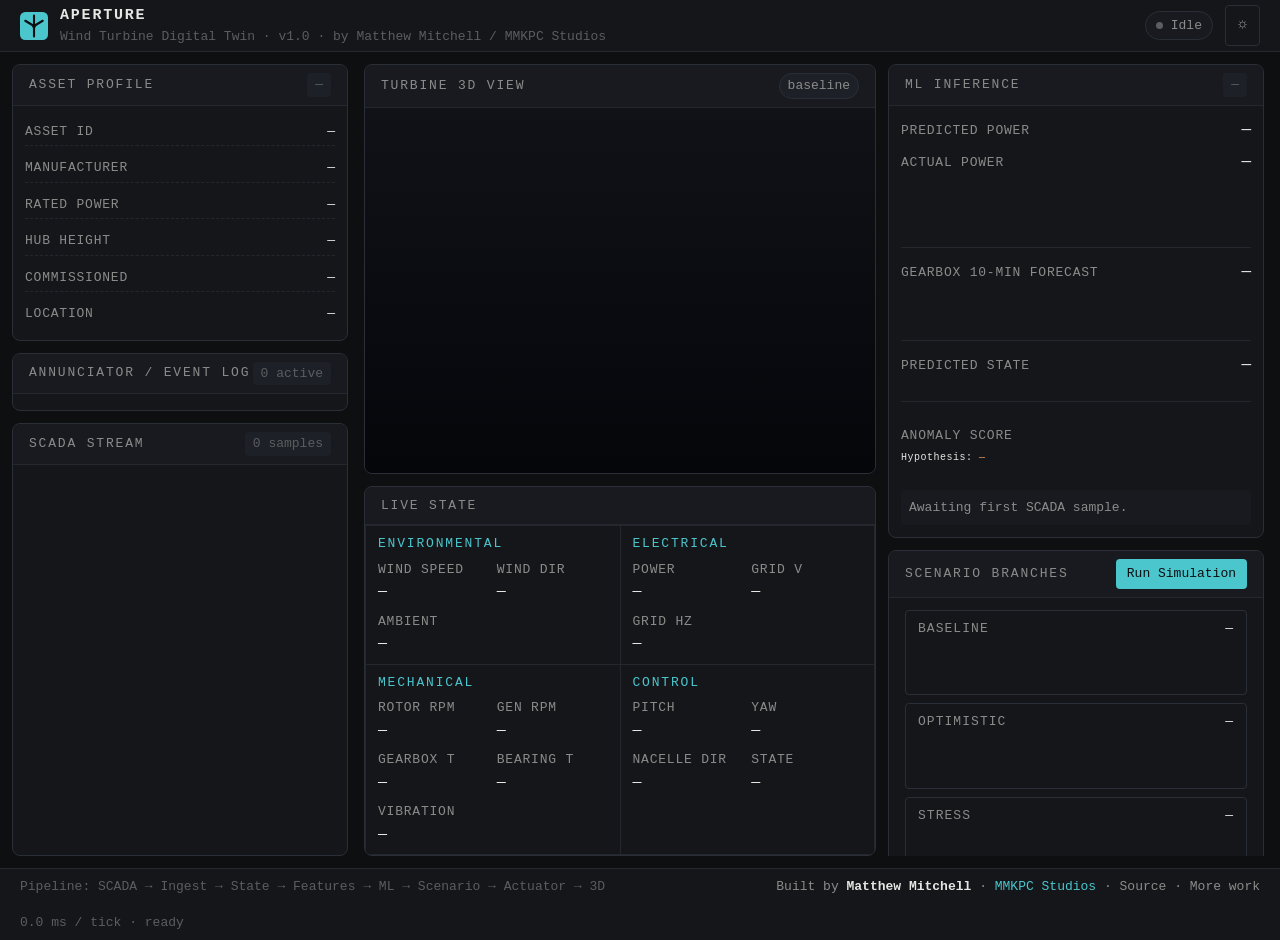
<file: index.html>
<!DOCTYPE html>
<!--
  Aperture — Hybrid Digital Twin for Utility-Scale Wind Turbines
  Copyright © 2026 Matthew Mitchell · MMKPC Studios
  Source-available under PolyForm Noncommercial License 1.0.0
  https://github.com/MMKPC/aperture-twin-showcase
  Commercial licensing: memitchell@mmkpcstudios.com
-->
<html lang="en" data-theme="dark">
<head>
  <meta charset="UTF-8" />
  <meta name="viewport" content="width=device-width, initial-scale=1.0" />
  <title>Aperture — Wind Turbine Digital Twin · Matthew Mitchell / MMKPC Studios</title>
  <meta name="description" content="Real-time wind turbine digital twin: SCADA ingest, physics-based state, ML inference, scenario branching, and a procedural 3D view of the asset." />
  <meta name="author" content="Matthew Mitchell — MMKPC Studios" />

  <!-- Open Graph / Twitter -->
  <meta property="og:type" content="website" />
  <meta property="og:title" content="Aperture — Wind Turbine Digital Twin" />
  <meta property="og:description" content="Real-time hybrid digital twin for utility-scale wind turbines. SCADA → physics → ML → 3D." />
  <meta property="og:url" content="https://mmkpc.github.io/aperture-twin-showcase/" />
  <meta property="og:site_name" content="MMKPC Studios" />
  <meta name="twitter:card" content="summary_large_image" />
  <meta name="twitter:title" content="Aperture — Wind Turbine Digital Twin" />
  <meta name="twitter:description" content="Real-time hybrid digital twin for utility-scale wind turbines. By Matthew Mitchell / MMKPC Studios." />

  <link rel="preconnect" href="https://api.fontshare.com" crossorigin />
  <link href="https://api.fontshare.com/v2/css?f[]=satoshi@400,500,700&f[]=jetbrains-mono@400,500&display=swap" rel="stylesheet" />

  <link rel="stylesheet" href="css/tokens.css" />
  <link rel="stylesheet" href="css/base.css" />
  <link rel="stylesheet" href="css/app.css" />

  <link rel="icon" type="image/svg+xml" href="data:image/svg+xml,%3Csvg xmlns='http://www.w3.org/2000/svg' viewBox='0 0 32 32'%3E%3Crect width='32' height='32' rx='6' fill='%2301696F'/%3E%3Cpath d='M16 4 V28 M16 16 L26 10 M16 16 L6 10' stroke='%23F7F6F2' stroke-width='2.4' stroke-linecap='round' fill='none'/%3E%3Ccircle cx='16' cy='16' r='2.2' fill='%23F7F6F2'/%3E%3C/svg%3E" />
</head>
<body>

<header class="app-header">
  <div class="brand">
    <svg class="logo" width="28" height="28" viewBox="0 0 32 32" aria-label="Aperture Wind Turbine Digital Twin">
      <rect width="32" height="32" rx="6" fill="var(--color-primary)"/>
      <path d="M16 4 V28 M16 16 L26 10 M16 16 L6 10" stroke="var(--color-bg)" stroke-width="2.4" stroke-linecap="round" fill="none"/>
      <circle cx="16" cy="16" r="2.2" fill="var(--color-bg)"/>
    </svg>
    <div class="brand-text">
      <div class="brand-name">APERTURE</div>
      <div class="brand-sub">Wind Turbine Digital Twin · v1.0 · by Matthew Mitchell / MMKPC Studios</div>
    </div>
  </div>
  <nav class="header-actions">
    <div class="status-pill" id="sys-status">
      <span class="status-dot"></span>
      <span id="sys-status-text">Idle</span>
    </div>
    <button class="btn btn-ghost" id="btn-toggle-theme" aria-label="Toggle theme">☼</button>
  </nav>
</header>

<main class="app-grid">

  <!-- LEFT COLUMN: asset profile + annunciator -->
  <aside class="col-left">
    <section class="panel" id="panel-asset">
      <header class="panel-head">
        <h2>Asset Profile</h2>
        <span class="tag" id="twin-id-tag">—</span>
      </header>
      <div class="asset-grid">
        <div class="field-static"><label>Asset ID</label><span id="m-asset-id">—</span></div>
        <div class="field-static"><label>Manufacturer</label><span id="m-asset-mfr">—</span></div>
        <div class="field-static"><label>Rated Power</label><span id="m-asset-rated">—</span></div>
        <div class="field-static"><label>Hub Height</label><span id="m-asset-hub">—</span></div>
        <div class="field-static"><label>Commissioned</label><span id="m-asset-commissioned">—</span></div>
        <div class="field-static"><label>Location</label><span id="m-asset-location">—</span></div>
      </div>
    </section>

    <section class="panel" id="panel-annunciator">
      <header class="panel-head">
        <h2>Annunciator / Event Log</h2>
        <span class="tag" id="ann-count">0 active</span>
      </header>
      <div class="annunciator" id="annunciator" role="log" aria-live="polite"></div>
    </section>

    <section class="panel" id="panel-events">
      <header class="panel-head">
        <h2>SCADA Stream</h2>
        <span class="tag" id="event-count">0 samples</span>
      </header>
      <div class="event-stream" id="event-stream"></div>
    </section>
  </aside>

  <!-- CENTER COLUMN: 3D scene + state grid -->
  <section class="col-center">
    <section class="panel panel-scene">
      <header class="panel-head">
        <h2>Turbine 3D View</h2>
        <div class="scene-chips">
          <span class="chip" id="chip-branch">baseline</span>
        </div>
      </header>
      <div class="scene-container">
        <canvas id="scene-canvas"></canvas>
      </div>
    </section>

    <section class="panel panel-state">
      <header class="panel-head"><h2>Live State</h2></header>
      <div class="state-sections">

        <div class="state-section">
          <div class="sec-title">Environmental</div>
          <div class="sm-grid">
            <div class="sm"><div class="sm-lbl">Wind Speed</div><div class="sm-val" id="m-wind-speed">—</div></div>
            <div class="sm"><div class="sm-lbl">Wind Dir</div><div class="sm-val" id="m-wind-dir">—</div></div>
            <div class="sm"><div class="sm-lbl">Ambient</div><div class="sm-val" id="m-ambient">—</div></div>
          </div>
        </div>

        <div class="state-section">
          <div class="sec-title">Electrical</div>
          <div class="sm-grid">
            <div class="sm"><div class="sm-lbl">Power</div><div class="sm-val" id="m-power">—</div></div>
            <div class="sm"><div class="sm-lbl">Grid V</div><div class="sm-val" id="m-grid-v">—</div></div>
            <div class="sm"><div class="sm-lbl">Grid Hz</div><div class="sm-val" id="m-grid-f">—</div></div>
          </div>
        </div>

        <div class="state-section">
          <div class="sec-title">Mechanical</div>
          <div class="sm-grid">
            <div class="sm"><div class="sm-lbl">Rotor RPM</div><div class="sm-val" id="m-rotor-rpm">—</div></div>
            <div class="sm"><div class="sm-lbl">Gen RPM</div><div class="sm-val" id="m-gen-rpm">—</div></div>
            <div class="sm"><div class="sm-lbl">Gearbox T</div><div class="sm-val" id="m-gearbox-t">—</div></div>
            <div class="sm"><div class="sm-lbl">Bearing T</div><div class="sm-val" id="m-bearing-t">—</div></div>
            <div class="sm"><div class="sm-lbl">Vibration</div><div class="sm-val" id="m-vib">—</div></div>
          </div>
        </div>

        <div class="state-section">
          <div class="sec-title">Control</div>
          <div class="sm-grid">
            <div class="sm"><div class="sm-lbl">Pitch</div><div class="sm-val" id="m-pitch">—</div></div>
            <div class="sm"><div class="sm-lbl">Yaw</div><div class="sm-val" id="m-yaw">—</div></div>
            <div class="sm"><div class="sm-lbl">Nacelle Dir</div><div class="sm-val" id="m-nacelle-d">—</div></div>
            <div class="sm"><div class="sm-lbl">State</div><div class="sm-val" id="m-op-state">—</div></div>
          </div>
        </div>

      </div>
    </section>
  </section>

  <!-- RIGHT COLUMN: predictions + scenarios + actuator + controls -->
  <aside class="col-right">
    <section class="panel" id="panel-predictions">
      <header class="panel-head">
        <h2>ML Inference</h2>
        <span class="tag" id="p-routing">—</span>
      </header>
      <div class="pred-block">
        <div class="pred-row">
          <div class="pred-k">Predicted Power</div>
          <div class="pred-v" id="p-power">—</div>
        </div>
        <div class="pred-row">
          <div class="pred-k">Actual Power</div>
          <div class="pred-v" id="p-power-actual">—</div>
        </div>
        <canvas id="spark-power" class="spark" width="320" height="56"></canvas>

        <div class="pred-row">
          <div class="pred-k">Gearbox 10-min Forecast</div>
          <div class="pred-v" id="p-gearbox">—</div>
        </div>
        <canvas id="spark-gearbox" class="spark" width="320" height="40"></canvas>

        <div class="pred-row">
          <div class="pred-k">Predicted State</div>
          <div class="pred-v" id="p-state">—</div>
        </div>
        <div class="prob-block" id="p-state-probs"></div>

        <div class="pred-row anomaly-row">
          <div class="pred-k">
            Anomaly Score
            <div class="fault-line">Hypothesis: <span id="p-fault">—</span></div>
          </div>
          <canvas id="gauge-anomaly" class="gauge" width="120" height="72"></canvas>
        </div>

        <div class="pred-explain" id="p-explain">Awaiting first SCADA sample.</div>
      </div>
    </section>

    <section class="panel" id="panel-scenarios">
      <header class="panel-head">
        <h2>Scenario Branches</h2>
        <button class="btn btn-sm" id="btn-simulate">Run Simulation</button>
      </header>
      <div class="branches">
        <div class="branch" data-branch="baseline">
          <div class="branch-head">
            <span class="branch-name">Baseline</span>
            <span class="branch-score" id="s-baseline">—</span>
          </div>
          <canvas class="branch-spark" id="spark-baseline" width="260" height="44"></canvas>
        </div>
        <div class="branch" data-branch="optimistic">
          <div class="branch-head">
            <span class="branch-name">Optimistic</span>
            <span class="branch-score" id="s-optimistic">—</span>
          </div>
          <canvas class="branch-spark" id="spark-optimistic" width="260" height="44"></canvas>
        </div>
        <div class="branch" data-branch="stress">
          <div class="branch-head">
            <span class="branch-name">Stress</span>
            <span class="branch-score" id="s-stress">—</span>
          </div>
          <canvas class="branch-spark" id="spark-stress" width="260" height="44"></canvas>
        </div>
      </div>
      <div class="branch-selected" id="branch-selected">Active branch: <strong>baseline</strong></div>
    </section>

    <section class="panel" id="panel-actuator">
      <header class="panel-head">
        <h2>Actuator State</h2>
      </header>
      <div class="actuator-grid">
        <div class="act-row"><div class="act-k">Pitch cmd</div><div class="act-v" id="act-pitch">—</div></div>
        <div class="act-row"><div class="act-k">Yaw cmd</div><div class="act-v" id="act-yaw">—</div></div>
        <div class="act-row"><div class="act-k">Alarm</div><div class="act-v" id="act-alarm">—</div></div>
        <div class="act-row act-wide"><div class="act-k">Latched faults</div><div class="act-v" id="act-faults">—</div></div>
      </div>
      <div class="actuator-controls">
        <div class="ctrl-row">
          <label>Pitch°</label>
          <input type="number" id="input-pitch" step="0.5" min="0" max="90" value="0" />
          <button class="btn btn-sm" id="btn-set-pitch">Set</button>
        </div>
        <div class="ctrl-row">
          <label>Yaw°</label>
          <input type="number" id="input-yaw" step="1" min="0" max="359" value="180" />
          <button class="btn btn-sm" id="btn-set-yaw">Set</button>
        </div>
        <div class="ctrl-row ctrl-row-btns">
          <button class="btn btn-sm btn-ghost" id="btn-reset-alarm">Reset Alarm</button>
          <button class="btn btn-sm btn-alert" id="btn-shutdown">Shutdown</button>
        </div>
      </div>
    </section>

    <section class="panel" id="panel-controls">
      <header class="panel-head">
        <h2>SCADA Stream / Faults</h2>
      </header>
      <div class="controls-row">
        <button class="btn" id="btn-stream">Start Stream</button>
        <select id="fault-select"></select>
      </div>
      <div class="scenario-btns">
        <button class="btn btn-sm btn-ghost" data-scenario="normal">Normal</button>
        <button class="btn btn-sm btn-ghost" data-scenario="gearbox_overheat">Gearbox OT</button>
        <button class="btn btn-sm btn-ghost" data-scenario="pitch_stuck">Pitch Stuck</button>
        <button class="btn btn-sm btn-ghost" data-scenario="yaw_misalignment">Yaw Mis</button>
        <button class="btn btn-sm btn-ghost" data-scenario="generator_bearing_fault">Bearing</button>
        <button class="btn btn-sm btn-ghost" data-scenario="icing">Icing</button>
        <button class="btn btn-sm btn-ghost" data-scenario="cut_out">Cut-out</button>
      </div>
    </section>

    <section class="panel" id="panel-replay">
      <header class="panel-head">
        <h2>Replay</h2>
        <span class="tag" id="replay-tag">—</span>
      </header>
      <div class="replay-controls">
        <button class="btn btn-sm" id="btn-replay-start">Record</button>
        <button class="btn btn-sm" id="btn-replay-play" disabled>Play</button>
        <button class="btn btn-sm btn-ghost" id="btn-replay-export">Export JSON</button>
      </div>
    </section>
  </aside>
</main>

<footer class="app-footer">
  <span class="footer-left">Pipeline: SCADA → Ingest → State → Features → ML → Scenario → Actuator → 3D</span>
  <span class="footer-credit-inline">
    Built by <strong>Matthew Mitchell</strong> · <span class="footer-studio">MMKPC Studios</span> ·
    <a href="https://github.com/MMKPC/aperture-twin-showcase" target="_blank" rel="noopener">Source</a> ·
    <a href="https://github.com/MMKPC" target="_blank" rel="noopener">More work</a>
  </span>
  <span class="footer-right" id="latency-readout">0.0 ms / tick · ready</span>
</footer>

<script type="importmap">
{
  "imports": {
    "three": "https://esm.sh/three@0.160.0",
    "three/addons/": "https://esm.sh/three@0.160.0/examples/jsm/"
  }
}
</script>
<script type="module" src="js/main.js"></script>

</body>
</html>
</file>
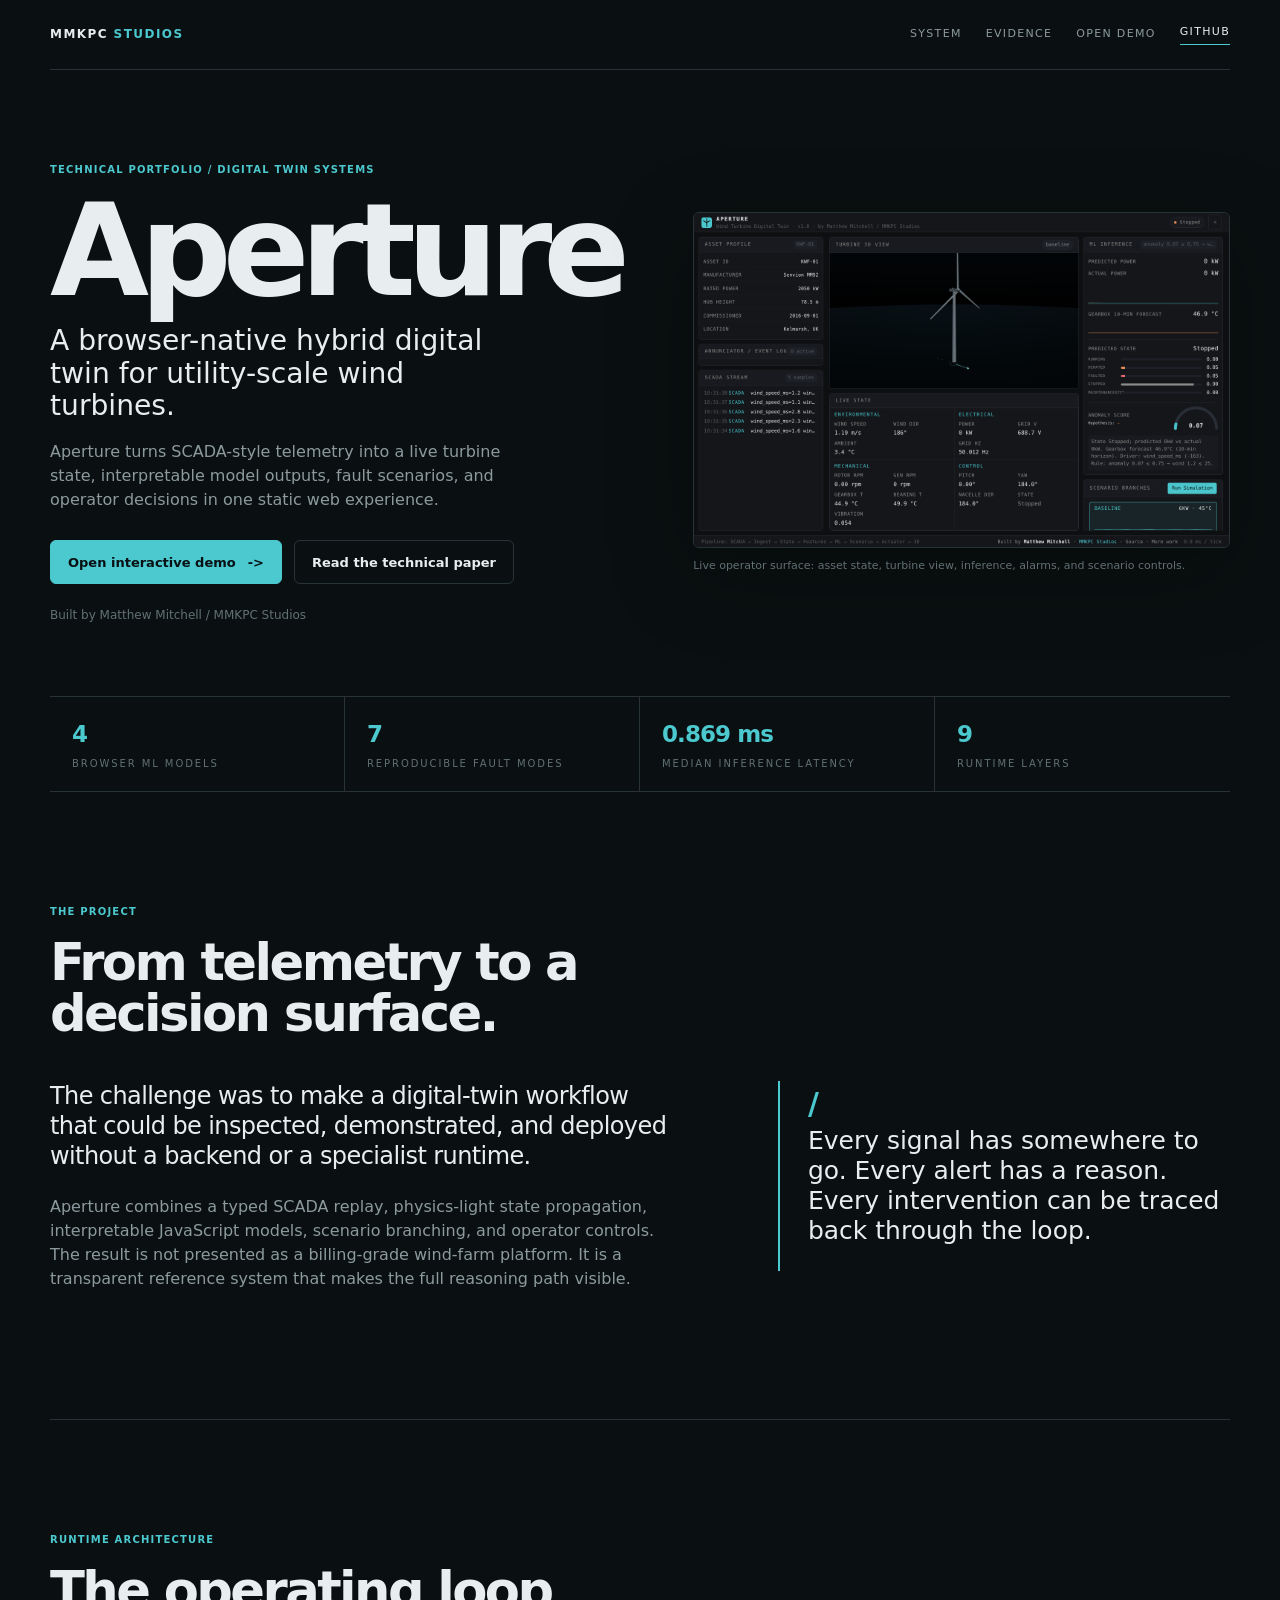
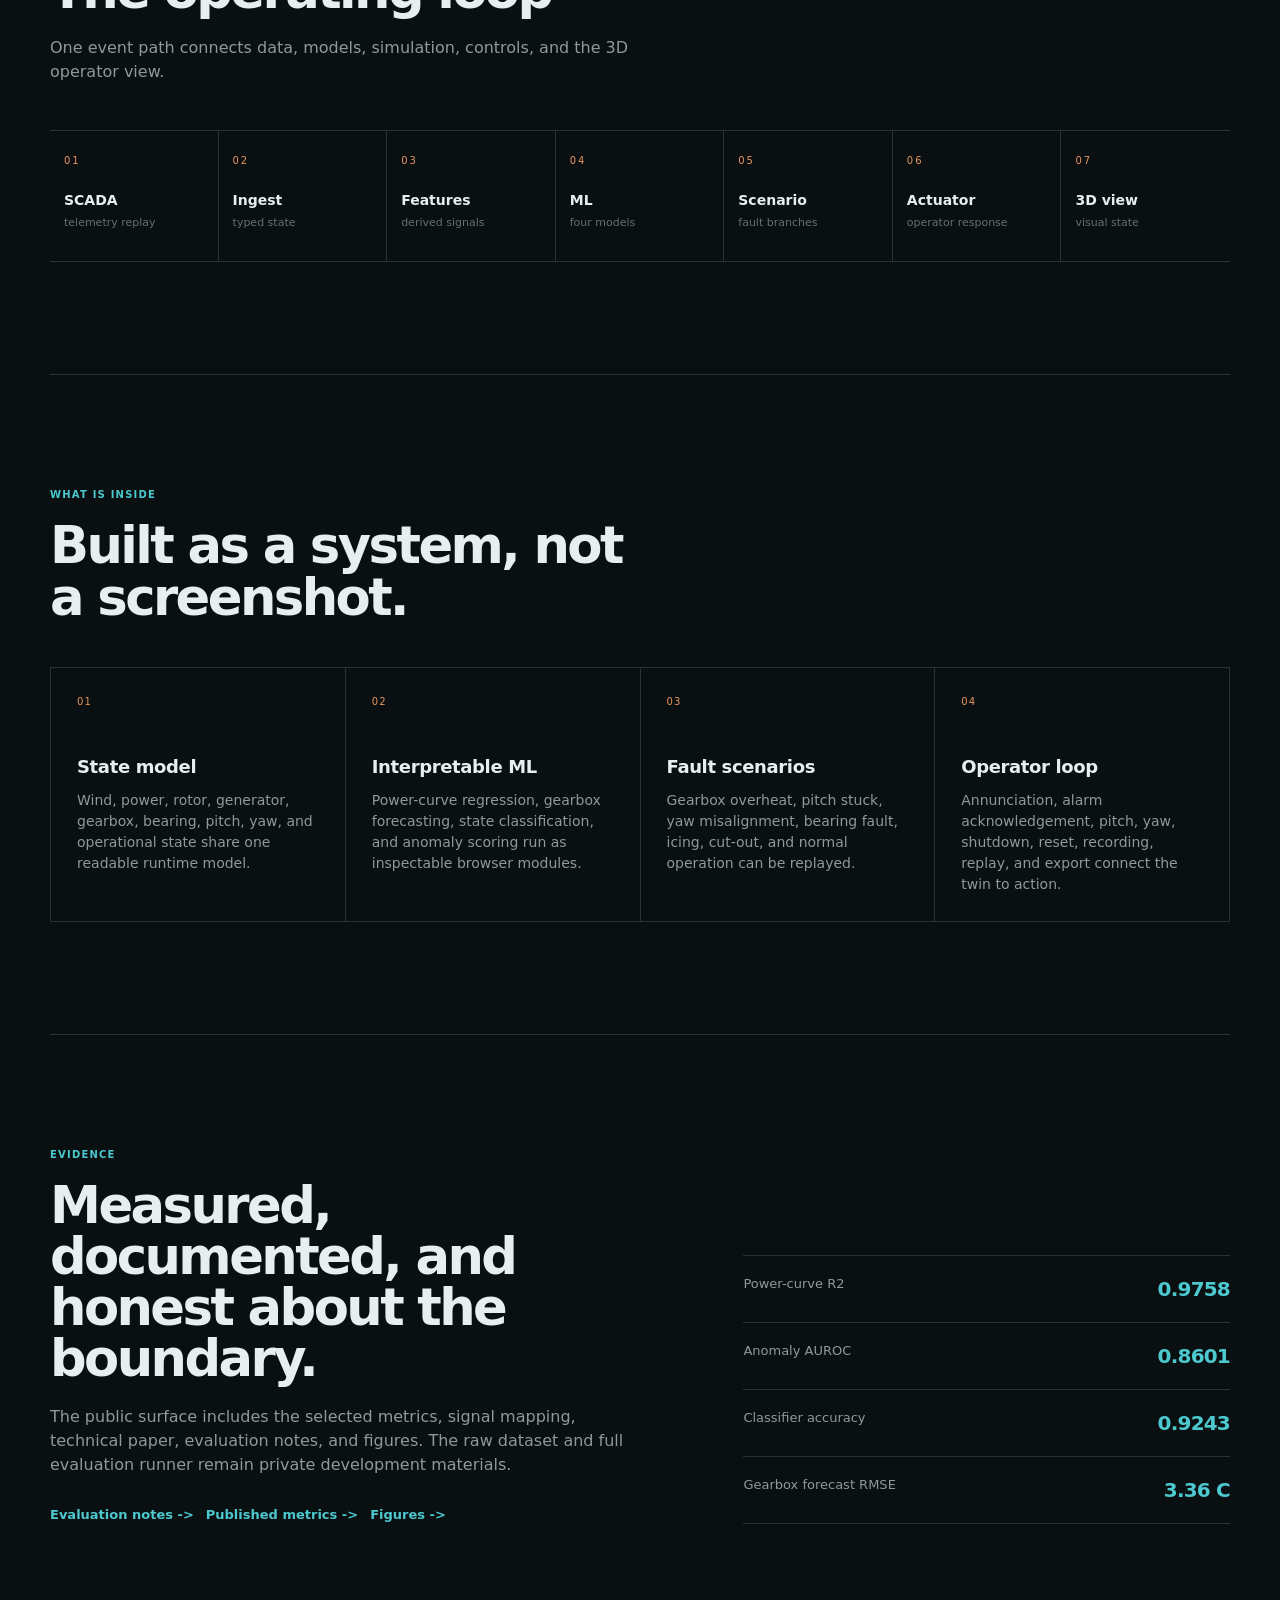
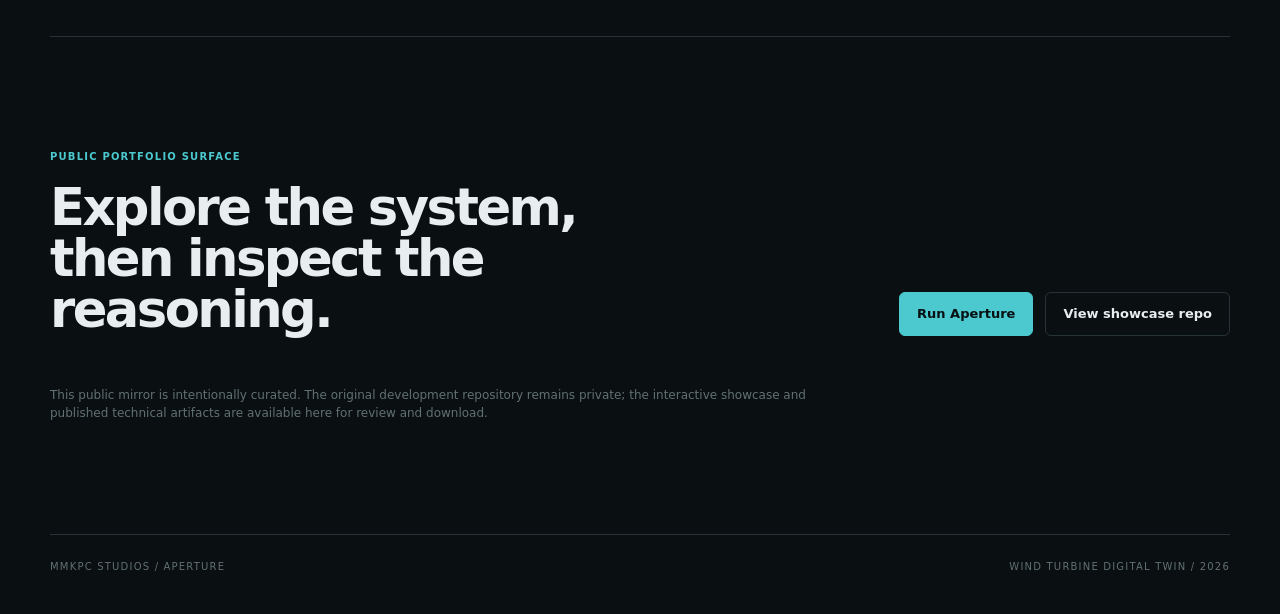
<file: docs/index.html>
<!doctype html>
<html lang="en">
<head>
  <meta charset="utf-8">
  <meta name="viewport" content="width=device-width, initial-scale=1">
  <title>Aperture | Wind Turbine Digital Twin</title>
  <meta name="description" content="A browser-native hybrid digital twin for wind turbine condition monitoring, scenario simulation, and operator decision support.">
  <meta property="og:title" content="Aperture | Wind Turbine Digital Twin">
  <meta property="og:description" content="A technical portfolio case study by MMKPC Studios.">
  <meta property="og:image" content="https://mmkpc.github.io/aperture-twin-showcase/assets/screenshot-hero.png">
  <meta property="og:url" content="https://mmkpc.github.io/aperture-twin-showcase/">
  <link rel="icon" href="favicon.svg" type="image/svg+xml">
  <link rel="stylesheet" href="styles.css">
</head>
<body>
  <header class="site-header">
    <a class="brand" href="./">MMKPC <span>STUDIOS</span></a>
    <nav class="site-nav" aria-label="Primary navigation">
      <a href="#system">System</a>
      <a href="#evidence">Evidence</a>
      <a href="demo/">Open demo</a>
      <a class="nav-source" href="https://github.com/MMKPC/aperture-twin-showcase" target="_blank" rel="noopener">GitHub</a>
    </nav>
  </header>

  <main>
    <section class="hero section-shell">
      <div class="hero-copy">
        <p class="eyebrow">Technical portfolio / digital twin systems</p>
        <h1>Aperture</h1>
        <p class="hero-lede">A browser-native hybrid digital twin for utility-scale wind turbines.</p>
        <p class="hero-body">Aperture turns SCADA-style telemetry into a live turbine state, interpretable model outputs, fault scenarios, and operator decisions in one static web experience.</p>
        <div class="actions">
          <a class="button button-primary" href="demo/">Open interactive demo <span aria-hidden="true">-&gt;</span></a>
          <a class="button button-secondary" href="Aperture_White_Paper.md">Read the technical paper</a>
        </div>
        <p class="quiet-note">Built by Matthew Mitchell / MMKPC Studios</p>
      </div>
      <figure class="hero-visual">
        <img src="assets/screenshot-hero.png" alt="Aperture dashboard showing a turbine 3D view, asset telemetry, ML inference, and scenario controls">
        <figcaption>Live operator surface: asset state, turbine view, inference, alarms, and scenario controls.</figcaption>
      </figure>
    </section>

    <section class="signal-strip section-shell" aria-label="Aperture highlights">
      <div><strong>4</strong><span>browser ML models</span></div>
      <div><strong>7</strong><span>reproducible fault modes</span></div>
      <div><strong>0.869 ms</strong><span>median inference latency</span></div>
      <div><strong>9</strong><span>runtime layers</span></div>
    </section>

    <section class="story section-shell" id="system">
      <div class="section-intro">
        <p class="eyebrow">The project</p>
        <h2>From telemetry to a decision surface.</h2>
      </div>
      <div class="story-grid">
        <div>
          <p class="lead">The challenge was to make a digital-twin workflow that could be inspected, demonstrated, and deployed without a backend or a specialist runtime.</p>
          <p>Aperture combines a typed SCADA replay, physics-light state propagation, interpretable JavaScript models, scenario branching, and operator controls. The result is not presented as a billing-grade wind-farm platform. It is a transparent reference system that makes the full reasoning path visible.</p>
        </div>
        <div class="quote-block">
          <span class="quote-mark">/</span>
          <p>Every signal has somewhere to go. Every alert has a reason. Every intervention can be traced back through the loop.</p>
        </div>
      </div>
    </section>

    <section class="pipeline-section section-shell">
      <div class="section-intro compact">
        <p class="eyebrow">Runtime architecture</p>
        <h2>The operating loop</h2>
        <p>One event path connects data, models, simulation, controls, and the 3D operator view.</p>
      </div>
      <div class="pipeline" role="list" aria-label="Aperture runtime pipeline">
        <div class="pipeline-step" role="listitem"><span>01</span><strong>SCADA</strong><small>telemetry replay</small></div>
        <div class="pipeline-step" role="listitem"><span>02</span><strong>Ingest</strong><small>typed state</small></div>
        <div class="pipeline-step" role="listitem"><span>03</span><strong>Features</strong><small>derived signals</small></div>
        <div class="pipeline-step" role="listitem"><span>04</span><strong>ML</strong><small>four models</small></div>
        <div class="pipeline-step" role="listitem"><span>05</span><strong>Scenario</strong><small>fault branches</small></div>
        <div class="pipeline-step" role="listitem"><span>06</span><strong>Actuator</strong><small>operator response</small></div>
        <div class="pipeline-step" role="listitem"><span>07</span><strong>3D view</strong><small>visual state</small></div>
      </div>
    </section>

    <section class="capabilities section-shell">
      <div class="section-intro compact">
        <p class="eyebrow">What is inside</p>
        <h2>Built as a system, not a screenshot.</h2>
      </div>
      <div class="capability-grid">
        <article class="capability"><span class="capability-index">01</span><h3>State model</h3><p>Wind, power, rotor, generator, gearbox, bearing, pitch, yaw, and operational state share one readable runtime model.</p></article>
        <article class="capability"><span class="capability-index">02</span><h3>Interpretable ML</h3><p>Power-curve regression, gearbox forecasting, state classification, and anomaly scoring run as inspectable browser modules.</p></article>
        <article class="capability"><span class="capability-index">03</span><h3>Fault scenarios</h3><p>Gearbox overheat, pitch stuck, yaw misalignment, bearing fault, icing, cut-out, and normal operation can be replayed.</p></article>
        <article class="capability"><span class="capability-index">04</span><h3>Operator loop</h3><p>Annunciation, alarm acknowledgement, pitch, yaw, shutdown, reset, recording, replay, and export connect the twin to action.</p></article>
      </div>
    </section>

    <section class="evidence section-shell" id="evidence">
      <div class="evidence-copy">
        <p class="eyebrow">Evidence</p>
        <h2>Measured, documented, and honest about the boundary.</h2>
        <p>The public surface includes the selected metrics, signal mapping, technical paper, evaluation notes, and figures. The raw dataset and full evaluation runner remain private development materials.</p>
        <div class="link-row">
          <a href="evaluation.md">Evaluation notes <span aria-hidden="true">-&gt;</span></a>
          <a href="metrics.json">Published metrics <span aria-hidden="true">-&gt;</span></a>
          <a href="figures/fig_power_curve.png">Figures <span aria-hidden="true">-&gt;</span></a>
        </div>
      </div>
      <div class="metric-list">
        <div><span>Power-curve R2</span><strong>0.9758</strong></div>
        <div><span>Anomaly AUROC</span><strong>0.8601</strong></div>
        <div><span>Classifier accuracy</span><strong>0.9243</strong></div>
        <div><span>Gearbox forecast RMSE</span><strong>3.36 C</strong></div>
      </div>
    </section>

    <section class="closing section-shell">
      <div>
        <p class="eyebrow">Public portfolio surface</p>
        <h2>Explore the system, then inspect the reasoning.</h2>
      </div>
      <div class="closing-actions">
        <a class="button button-primary" href="demo/">Run Aperture</a>
        <a class="button button-secondary" href="https://github.com/MMKPC/aperture-twin-showcase" target="_blank" rel="noopener">View showcase repo</a>
      </div>
      <p class="boundary-note">This public mirror is intentionally curated. The original development repository remains private; the interactive showcase and published technical artifacts are available here for review and download.</p>
    </section>
  </main>

  <footer class="site-footer section-shell">
    <span>MMKPC Studios / Aperture</span>
    <span>Wind turbine digital twin / 2026</span>
  </footer>
</body>
</html>
</file>
<file: css/tokens.css>
/*
 * Aperture — Hybrid Digital Twin for Utility-Scale Wind Turbines
 * Copyright © 2026 Matthew Mitchell · MMKPC Studios
 * Source-available under PolyForm Noncommercial License 1.0.0
 * https://github.com/MMKPC/aperture-twin
 * Commercial licensing: memitchell@mmkpcstudios.com
 */
:root {
  /* Fluid type scale */
  --text-xs: clamp(0.75rem, 0.7rem + 0.2vw, 0.8125rem);
  --text-sm: clamp(0.8125rem, 0.78rem + 0.25vw, 0.9375rem);
  --text-base: clamp(0.9375rem, 0.9rem + 0.25vw, 1rem);
  --text-lg: clamp(1.0625rem, 1rem + 0.5vw, 1.25rem);
  --text-xl: clamp(1.375rem, 1.2rem + 1vw, 1.75rem);

  /* 4px spacing */
  --space-1: 0.25rem;
  --space-2: 0.5rem;
  --space-3: 0.75rem;
  --space-4: 1rem;
  --space-5: 1.25rem;
  --space-6: 1.5rem;
  --space-8: 2rem;
  --space-10: 2.5rem;
  --space-12: 3rem;

  --radius-sm: 4px;
  --radius-md: 8px;
  --radius-lg: 12px;
  --radius-full: 9999px;

  --font-body: 'Satoshi', system-ui, -apple-system, sans-serif;
  --font-mono: 'JetBrains Mono', ui-monospace, SFMono-Regular, Menlo, monospace;

  --transition-interactive: 180ms cubic-bezier(0.16, 1, 0.3, 1);
}

/* LIGHT — pale instrument-panel */
:root,
[data-theme="light"] {
  --color-bg: #f2f1ec;
  --color-surface: #ffffff;
  --color-surface-2: #faf9f5;
  --color-surface-offset: #ececea;
  --color-divider: #dcd9d5;
  --color-border: #cfcdc7;
  --color-border-strong: #b0ada6;

  --color-text: #1b1a16;
  --color-text-muted: #6a6a66;
  --color-text-faint: #9e9d98;
  --color-text-inverse: #faf9f5;

  --color-primary: #006b73;
  --color-primary-hover: #00545a;
  --color-primary-highlight: #cfe2e1;

  --color-warn: #b04a1b;
  --color-warn-highlight: #f2d9c7;

  --color-alert: #a3282f;
  --color-ok: #3d7a2a;

  --grid-line: rgba(0, 0, 0, 0.06);
  --scene-bg-top: #e7e4dc;
  --scene-bg-bot: #cbc6ba;
}

/* DARK — primary target for operators */
[data-theme="dark"] {
  --color-bg: #0e0f11;
  --color-surface: #14161a;
  --color-surface-2: #181a1f;
  --color-surface-offset: #1e2027;
  --color-divider: #24272e;
  --color-border: #2a2e36;
  --color-border-strong: #3b4049;

  --color-text: #e6e6e3;
  --color-text-muted: #8b8c8a;
  --color-text-faint: #5b5d60;
  --color-text-inverse: #0e0f11;

  --color-primary: #4bc6cd;
  --color-primary-hover: #6ed8de;
  --color-primary-highlight: #13363b;

  --color-warn: #e89059;
  --color-warn-highlight: #3d2618;

  --color-alert: #e56b72;
  --color-ok: #7bc26a;

  --grid-line: rgba(255, 255, 255, 0.04);
  --scene-bg-top: #101217;
  --scene-bg-bot: #05060a;
}
</file>
<file: css/base.css>
/*
 * Aperture — Hybrid Digital Twin for Utility-Scale Wind Turbines
 * Copyright © 2026 Matthew Mitchell · MMKPC Studios
 * Source-available under PolyForm Noncommercial License 1.0.0
 * https://github.com/MMKPC/aperture-twin
 * Commercial licensing: memitchell@mmkpcstudios.com
 */
*, *::before, *::after { box-sizing: border-box; margin: 0; padding: 0; }

html {
  -webkit-font-smoothing: antialiased;
  -moz-osx-font-smoothing: grayscale;
  text-rendering: optimizeLegibility;
  scroll-behavior: smooth;
}

body {
  min-height: 100dvh;
  font-family: var(--font-body);
  font-size: var(--text-base);
  line-height: 1.5;
  color: var(--color-text);
  background: var(--color-bg);
  overflow: hidden;
}

img, canvas, svg { display: block; max-width: 100%; }

button { cursor: pointer; background: none; border: none; color: inherit; font: inherit; }

input, select, textarea {
  font: inherit;
  color: inherit;
  background: var(--color-surface-offset);
  border: 1px solid var(--color-border);
  border-radius: var(--radius-sm);
  padding: var(--space-1) var(--space-2);
  outline: none;
  transition: border-color var(--transition-interactive), box-shadow var(--transition-interactive);
}
input:focus-visible, select:focus-visible, textarea:focus-visible {
  border-color: var(--color-primary);
  box-shadow: 0 0 0 3px color-mix(in oklab, var(--color-primary) 25%, transparent);
}

h1, h2, h3 { font-weight: 600; line-height: 1.2; letter-spacing: -0.01em; }

::selection {
  background: color-mix(in oklab, var(--color-primary) 30%, transparent);
  color: var(--color-text);
}

@media (prefers-reduced-motion: reduce) {
  *, *::before, *::after {
    animation-duration: 0.01ms !important;
    transition-duration: 0.01ms !important;
  }
}
</file>
<file: css/app.css>
/*
 * Aperture — Hybrid Digital Twin for Utility-Scale Wind Turbines
 * Copyright © 2026 Matthew Mitchell · MMKPC Studios
 * Source-available under PolyForm Noncommercial License 1.0.0
 * https://github.com/MMKPC/aperture-twin
 * Commercial licensing: memitchell@mmkpcstudios.com
 */
.app-header {
  display: flex; align-items: center; justify-content: space-between;
  padding: var(--space-3) var(--space-5);
  border-bottom: 1px solid var(--color-divider);
  background: var(--color-surface);
  height: 52px;
}
.brand { display: flex; align-items: center; gap: var(--space-3); }
.brand-name {
  font-family: var(--font-mono);
  font-size: var(--text-sm);
  font-weight: 700;
  letter-spacing: 0.12em;
}
.brand-sub {
  font-family: var(--font-mono);
  font-size: var(--text-xs);
  color: var(--color-text-faint);
}
.header-actions { display: flex; align-items: center; gap: var(--space-3); }

.status-pill {
  display: inline-flex; align-items: center; gap: var(--space-2);
  padding: 4px 10px;
  border: 1px solid var(--color-border);
  border-radius: var(--radius-full);
  font-family: var(--font-mono);
  font-size: var(--text-xs);
  color: var(--color-text-muted);
  background: var(--color-surface-2);
}
.status-dot {
  width: 7px; height: 7px; border-radius: 50%;
  background: var(--color-text-faint);
  box-shadow: 0 0 0 0 color-mix(in oklab, var(--color-primary) 50%, transparent);
}
.status-pill[data-state="active"] .status-dot {
  background: var(--color-primary);
  animation: pulse 1.8s ease-out infinite;
}
.status-pill[data-state="warn"] .status-dot {
  background: var(--color-warn);
  animation: pulse 1.6s ease-out infinite;
}
.status-pill[data-state="alert"] .status-dot {
  background: var(--color-alert);
  animation: pulse 1.1s ease-out infinite;
}
@keyframes pulse {
  0% { box-shadow: 0 0 0 0 color-mix(in oklab, currentColor 40%, transparent); }
  100% { box-shadow: 0 0 0 10px transparent; }
}

.app-grid {
  display: grid;
  grid-template-columns: 340px 1fr 380px;
  grid-template-rows: 1fr;
  gap: var(--space-3);
  padding: var(--space-3);
  height: calc(100dvh - 52px - 32px);
  min-height: 0;
  overflow: hidden;
}

.col-left, .col-center, .col-right {
  display: flex; flex-direction: column; gap: var(--space-3);
  min-height: 0;
  min-width: 0;
  height: 100%;
}
.col-right, .col-left {
  overflow-y: auto;
  overflow-x: hidden;
  scrollbar-width: thin;
  scrollbar-color: var(--color-border) transparent;
  padding-right: 4px;
}
.col-right::-webkit-scrollbar, .col-left::-webkit-scrollbar { width: 6px; }
.col-right::-webkit-scrollbar-thumb, .col-left::-webkit-scrollbar-thumb {
  background: var(--color-border); border-radius: 3px;
}
.col-right .panel, .col-left .panel { flex: 0 0 auto; }
.col-left .panel#panel-events { flex: 1 1 auto; min-height: 140px; }
.col-left .panel#panel-annunciator { max-height: 260px; }

@media (max-width: 1200px) {
  .app-grid {
    grid-template-columns: 1fr 1fr;
    grid-template-rows: auto auto;
    height: auto;
    overflow: auto;
  }
  .col-center { grid-column: 1 / -1; grid-row: 1; height: 640px; }
  .col-left { grid-row: 2; }
  .col-right { grid-row: 2; }
  body { overflow: auto; }
}
@media (max-width: 780px) {
  .app-grid { grid-template-columns: 1fr; }
  .col-center { grid-column: 1; }
  .col-left, .col-right { grid-column: 1; }
}

/* ============ Panel ============ */

.panel {
  background: var(--color-surface);
  border: 1px solid var(--color-border);
  border-radius: var(--radius-md);
  overflow: hidden;
  display: flex;
  flex-direction: column;
  min-height: 0;
}
.panel-head {
  display: flex; align-items: center; justify-content: space-between;
  padding: var(--space-2) var(--space-4);
  border-bottom: 1px solid var(--color-divider);
  background: var(--color-surface-2);
  min-height: 38px;
}
.panel-head h2 {
  font-family: var(--font-mono);
  font-size: var(--text-xs);
  font-weight: 500;
  letter-spacing: 0.14em;
  text-transform: uppercase;
  color: var(--color-text-muted);
}
.tag {
  font-family: var(--font-mono);
  font-size: var(--text-xs);
  color: var(--color-text-faint);
  padding: 2px 8px;
  background: var(--color-surface-offset);
  border-radius: var(--radius-sm);
  max-width: 60%;
  overflow: hidden;
  text-overflow: ellipsis;
  white-space: nowrap;
}

/* ============ Asset profile ============ */

.asset-grid {
  display: grid; grid-template-columns: 1fr; gap: var(--space-2);
  padding: var(--space-3);
}
.field-static {
  display: flex; justify-content: space-between; align-items: baseline;
  gap: var(--space-2);
  padding: 4px 0;
  border-bottom: 1px dashed var(--color-divider);
}
.field-static:last-child { border-bottom: 0; }
.field-static label {
  font-family: var(--font-mono);
  font-size: var(--text-xs);
  color: var(--color-text-muted);
  text-transform: uppercase;
  letter-spacing: 0.06em;
}
.field-static span {
  font-family: var(--font-mono);
  font-size: var(--text-xs);
  color: var(--color-text);
  font-weight: 500;
}

/* ============ Live state (center bottom) ============ */

.panel-state { flex: 0 0 auto; }
.state-sections {
  display: grid; grid-template-columns: 1fr 1fr; gap: 1px;
  background: var(--color-divider);
  padding: 1px;
}
@media (max-width: 900px) {
  .state-sections { grid-template-columns: 1fr; }
}
.state-section {
  background: var(--color-surface);
  padding: var(--space-2) var(--space-3);
}
.sec-title {
  font-family: var(--font-mono);
  font-size: var(--text-xs);
  text-transform: uppercase;
  letter-spacing: 0.14em;
  color: var(--color-primary);
  margin-bottom: 6px;
}
.sm-grid {
  display: grid; grid-template-columns: repeat(auto-fill, minmax(100px, 1fr));
  gap: var(--space-2);
}
.sm { display: flex; flex-direction: column; gap: 2px; }
.sm-lbl {
  font-family: var(--font-mono);
  font-size: var(--text-xs);
  color: var(--color-text-muted);
  text-transform: uppercase;
  letter-spacing: 0.06em;
}
.sm-val {
  font-family: var(--font-mono);
  font-size: var(--text-sm);
  font-weight: 500;
  color: var(--color-text);
}
#m-op-state[data-state="Faulted"] { color: var(--color-alert); }
#m-op-state[data-state="DeRated"] { color: var(--color-warn); }
#m-op-state[data-state="Running"] { color: var(--color-ok); }
#m-op-state[data-state="Stopped"] { color: var(--color-text-muted); }
#m-op-state[data-state="MaintenanceStop"] { color: var(--color-text-faint); }

/* ============ Event stream ============ */

.event-stream {
  flex: 1 1 auto;
  overflow-y: auto;
  padding: var(--space-2);
  font-family: var(--font-mono);
  font-size: var(--text-xs);
  min-height: 80px;
}
.event-row {
  display: grid;
  grid-template-columns: 58px 52px 1fr;
  gap: var(--space-2);
  padding: 3px 6px;
  border-radius: var(--radius-sm);
  color: var(--color-text-muted);
  animation: slide-in 240ms ease-out;
}
.event-row:hover { background: var(--color-surface-offset); color: var(--color-text); }
.event-ts { color: var(--color-text-faint); }
.event-src {
  text-transform: uppercase;
  font-weight: 500;
  letter-spacing: 0.05em;
  color: var(--color-primary);
}
.event-payload { color: var(--color-text); white-space: nowrap; overflow: hidden; text-overflow: ellipsis; }

@keyframes slide-in {
  from { opacity: 0; transform: translateY(-4px); }
  to { opacity: 1; transform: translateY(0); }
}

/* ============ Annunciator ============ */

.annunciator {
  flex: 1 1 auto;
  overflow-y: auto;
  padding: var(--space-2);
  font-family: var(--font-mono);
  font-size: var(--text-xs);
}
.ann-row {
  display: grid;
  grid-template-columns: 60px 58px 1fr 52px;
  gap: var(--space-2);
  align-items: center;
  padding: 5px 6px;
  border-radius: var(--radius-sm);
  margin-bottom: 4px;
  border-left: 3px solid var(--color-border);
  background: var(--color-surface-2);
  animation: slide-in 240ms ease-out;
}
.ann-sev {
  font-weight: 700;
  letter-spacing: 0.06em;
  font-size: 10px;
  padding: 2px 4px;
  border-radius: 3px;
  text-align: center;
}
.ann-row[data-sev="INFO"] { border-left-color: var(--color-primary); }
.ann-row[data-sev="INFO"] .ann-sev { background: color-mix(in oklab, var(--color-primary) 20%, transparent); color: var(--color-primary); }
.ann-row[data-sev="WARN"] { border-left-color: var(--color-warn); }
.ann-row[data-sev="WARN"] .ann-sev { background: color-mix(in oklab, var(--color-warn) 22%, transparent); color: var(--color-warn); }
.ann-row[data-sev="ALARM"] { border-left-color: var(--color-alert); background: color-mix(in oklab, var(--color-alert) 8%, var(--color-surface-2)); }
.ann-row[data-sev="ALARM"] .ann-sev { background: color-mix(in oklab, var(--color-alert) 25%, transparent); color: var(--color-alert); }
.ann-row[data-ack="1"] { opacity: 0.45; }
.ann-ts { color: var(--color-text-faint); }
.ann-msg { color: var(--color-text); overflow: hidden; text-overflow: ellipsis; white-space: nowrap; }
.ann-ack { font-size: 10px; padding: 3px 6px; }

/* ============ Scene panel ============ */

.panel-scene { flex: 1 1 auto; min-height: 380px; }
.scene-container {
  position: relative;
  flex: 1 1 auto;
  min-height: 0;
  background: linear-gradient(to bottom, var(--scene-bg-top), var(--scene-bg-bot));
}
#scene-canvas {
  width: 100%;
  height: 100%;
  display: block;
  cursor: grab;
}
#scene-canvas:active { cursor: grabbing; }

.scene-chips { display: flex; gap: var(--space-2); }
.chip {
  font-family: var(--font-mono);
  font-size: var(--text-xs);
  color: var(--color-text-muted);
  background: var(--color-surface-offset);
  padding: 2px 8px;
  border-radius: var(--radius-full);
  border: 1px solid var(--color-border);
}

/* ============ Predictions panel ============ */

.pred-block {
  padding: var(--space-3);
  display: flex; flex-direction: column; gap: var(--space-2);
}
.pred-row {
  display: flex; justify-content: space-between; align-items: baseline;
  gap: var(--space-3);
}
.pred-k {
  font-family: var(--font-mono);
  font-size: var(--text-xs);
  color: var(--color-text-muted);
  text-transform: uppercase;
  letter-spacing: 0.06em;
}
.pred-v {
  font-family: var(--font-mono);
  font-size: var(--text-base);
  font-weight: 500;
  color: var(--color-text);
}
.spark {
  width: 100%; height: auto; display: block;
  border-bottom: 1px solid var(--color-divider);
  padding-bottom: 4px;
  margin-bottom: 4px;
}
.pred-explain {
  padding: var(--space-2);
  background: var(--color-surface-2);
  border-radius: var(--radius-sm);
  font-size: var(--text-xs);
  color: var(--color-text-muted);
  line-height: 1.5;
  font-family: var(--font-mono);
}
.anomaly-row {
  align-items: center;
  padding-top: var(--space-2);
  border-top: 1px solid var(--color-divider);
  margin-top: var(--space-2);
}
.gauge { width: 120px; height: 72px; }
.fault-line {
  font-family: var(--font-mono);
  font-size: 10px;
  margin-top: 4px;
  color: var(--color-text);
  letter-spacing: 0.05em;
  text-transform: none;
}
#p-fault { color: var(--color-warn); }

.prob-block { display: flex; flex-direction: column; gap: 3px; }
.prob-row {
  display: grid;
  grid-template-columns: 80px 1fr 36px;
  gap: var(--space-2);
  align-items: center;
  font-family: var(--font-mono);
  font-size: var(--text-xs);
}
.prob-label { color: var(--color-text-muted); text-transform: uppercase; letter-spacing: 0.05em; font-size: 10px; }
.prob-bar {
  height: 6px;
  background: var(--color-surface-offset);
  border-radius: 3px;
  overflow: hidden;
}
.prob-bar span { display: block; height: 100%; transition: width 300ms ease; }
.prob-val { color: var(--color-text); text-align: right; font-variant-numeric: tabular-nums; }

/* ============ Scenario branches ============ */

.branches {
  display: flex; flex-direction: column; gap: var(--space-2);
  padding: var(--space-3) var(--space-4);
}
.branch {
  border: 1px solid var(--color-border);
  border-radius: var(--radius-sm);
  padding: var(--space-2) var(--space-3);
  transition: border-color var(--transition-interactive), background var(--transition-interactive);
}
.branch[data-active="1"] {
  border-color: var(--color-primary);
  background: color-mix(in oklab, var(--color-primary) 8%, transparent);
}
.branch-head {
  display: flex; justify-content: space-between; align-items: center;
  font-family: var(--font-mono);
  font-size: var(--text-xs);
  text-transform: uppercase;
  letter-spacing: 0.08em;
  color: var(--color-text-muted);
}
.branch[data-active="1"] .branch-name { color: var(--color-primary); }
.branch-score { color: var(--color-text); }
.branch-spark { width: 100%; height: 44px; display: block; margin-top: 4px; }

.branch-selected {
  padding: var(--space-2) var(--space-4);
  border-top: 1px solid var(--color-divider);
  font-family: var(--font-mono);
  font-size: var(--text-xs);
  color: var(--color-text-muted);
}
.branch-selected strong { color: var(--color-primary); }

/* ============ Actuator ============ */

.actuator-grid {
  display: grid; grid-template-columns: 1fr 1fr; gap: 1px;
  background: var(--color-divider);
  padding: 1px;
}
.act-row {
  background: var(--color-surface);
  padding: var(--space-2) var(--space-3);
}
.act-wide { grid-column: 1 / -1; }
.act-k {
  font-family: var(--font-mono);
  font-size: var(--text-xs);
  color: var(--color-text-muted);
  text-transform: uppercase;
  letter-spacing: 0.06em;
}
.act-v {
  font-family: var(--font-mono);
  font-size: var(--text-sm);
  margin-top: 2px;
  color: var(--color-text);
}
#act-alarm[data-state="tripped"] { color: var(--color-alert); }
#act-alarm[data-state="armed"] { color: var(--color-warn); }
#act-alarm[data-state="clear"] { color: var(--color-ok); }

.actuator-controls {
  padding: var(--space-2) var(--space-3);
  display: flex; flex-direction: column; gap: var(--space-2);
  border-top: 1px solid var(--color-divider);
}
.ctrl-row {
  display: grid; grid-template-columns: 50px 1fr auto; gap: var(--space-2);
  align-items: center;
}
.ctrl-row-btns { grid-template-columns: 1fr 1fr; gap: var(--space-2); }
.ctrl-row label {
  font-family: var(--font-mono);
  font-size: var(--text-xs);
  color: var(--color-text-muted);
  text-transform: uppercase;
  letter-spacing: 0.06em;
}

/* ============ Buttons ============ */

.btn {
  font-family: var(--font-mono);
  font-size: var(--text-sm);
  padding: var(--space-2) var(--space-3);
  background: var(--color-primary);
  color: var(--color-text-inverse);
  border: 1px solid transparent;
  border-radius: var(--radius-sm);
  transition: background var(--transition-interactive), border-color var(--transition-interactive), transform 100ms;
}
.btn:hover { background: var(--color-primary-hover); }
.btn:active { transform: translateY(1px); }
.btn[disabled] { opacity: 0.4; cursor: not-allowed; }
.btn-sm { padding: 4px 10px; font-size: var(--text-xs); }
.btn-ghost {
  background: transparent;
  color: var(--color-text-muted);
  border-color: var(--color-border);
}
.btn-ghost:hover {
  background: var(--color-surface-offset);
  color: var(--color-text);
}
.btn-alert {
  background: var(--color-alert);
  color: #fff;
}
.btn-alert:hover { background: color-mix(in oklab, var(--color-alert) 85%, #000); }

.controls-row {
  display: grid; grid-template-columns: auto 1fr; gap: var(--space-2);
  padding: var(--space-2) var(--space-3);
  border-bottom: 1px solid var(--color-divider);
}
.controls-row select {
  font-family: var(--font-mono); font-size: var(--text-xs);
}
.scenario-btns {
  display: grid;
  grid-template-columns: 1fr 1fr;
  gap: var(--space-2);
  padding: var(--space-2) var(--space-3);
}

.replay-controls {
  display: flex; gap: var(--space-2);
  padding: var(--space-2) var(--space-3);
}

/* ============ Footer ============ */

.app-footer {
  display: flex; align-items: center; justify-content: space-between;
  gap: var(--space-4);
  padding: var(--space-2) var(--space-5);
  border-top: 1px solid var(--color-divider);
  background: var(--color-surface);
  font-family: var(--font-mono);
  font-size: var(--text-xs);
  color: var(--color-text-faint);
  min-height: 32px;
  flex-wrap: wrap;
}
.app-footer .footer-left { flex: 1 1 auto; }
.app-footer .footer-credit-inline {
  color: var(--color-text-muted);
  white-space: nowrap;
}
.app-footer .footer-credit-inline strong { color: var(--color-text); font-weight: 600; }
.app-footer .footer-studio { color: var(--color-primary); font-weight: 500; }
.app-footer .footer-credit-inline a {
  color: var(--color-text-muted);
  text-decoration: none;
  border-bottom: 1px dashed transparent;
  transition: color 0.15s ease, border-color 0.15s ease;
}
.app-footer .footer-credit-inline a:hover {
  color: var(--color-primary);
  border-bottom-color: var(--color-primary);
}
@media (max-width: 900px) {
  .app-footer .footer-credit-inline { flex-basis: 100%; white-space: normal; }
}
</file>
<file: docs/styles.css>
:root {
  --ink: #e8eef0;
  --muted: #8c9a9e;
  --soft: #617074;
  --line: #283337;
  --deep: #0a1011;
  --accent: #4cc8cf;
  --accent-2: #e7945e;
  --max: 1180px;
}
* { box-sizing: border-box; }
html { scroll-behavior: smooth; }
body { margin: 0; background: var(--deep); color: var(--ink); font-family: Inter, ui-sans-serif, system-ui, -apple-system, "Segoe UI", sans-serif; line-height: 1.5; }
a { color: inherit; }
.site-header { width: min(var(--max), calc(100% - 48px)); margin: 0 auto; padding: 24px 0; display: flex; justify-content: space-between; align-items: center; border-bottom: 1px solid var(--line); }
.brand, .site-nav a, .eyebrow, .signal-strip, .pipeline-step, .capability-index, .site-footer { letter-spacing: .12em; text-transform: uppercase; }
.brand { font-size: 12px; font-weight: 800; text-decoration: none; }
.brand span { color: var(--accent); }
.site-nav { display: flex; align-items: center; gap: 24px; }
.site-nav a { color: var(--muted); font-size: 11px; text-decoration: none; }
.site-nav a:hover, .site-nav a:focus-visible { color: var(--accent); }
.site-nav .nav-source { color: var(--ink); border-bottom: 1px solid var(--accent); padding-bottom: 3px; }
.section-shell { width: min(var(--max), calc(100% - 48px)); margin: 0 auto; }
.hero { padding: 92px 0 72px; display: grid; grid-template-columns: .82fr 1.18fr; gap: 72px; align-items: center; }
.eyebrow { margin: 0 0 18px; color: var(--accent); font-size: 10px; font-weight: 800; }
h1, h2, h3, p { margin-top: 0; }
h1 { margin-bottom: 18px; font-size: clamp(4.5rem, 10vw, 8.4rem); line-height: .88; letter-spacing: -.07em; font-weight: 780; }
h2 { margin-bottom: 20px; font-size: clamp(2rem, 4vw, 3.6rem); line-height: 1; letter-spacing: -.05em; font-weight: 730; }
h3 { margin-bottom: 10px; font-size: 18px; letter-spacing: -.02em; }
.hero-lede { max-width: 480px; margin-bottom: 18px; color: var(--ink); font-size: clamp(1.35rem, 2.2vw, 1.8rem); line-height: 1.15; }
.hero-body { max-width: 470px; margin-bottom: 28px; color: var(--muted); font-size: 16px; }
.actions, .closing-actions, .link-row { display: flex; flex-wrap: wrap; gap: 12px; align-items: center; }
.button { display: inline-flex; align-items: center; gap: 12px; min-height: 44px; padding: 0 17px; border: 1px solid var(--line); border-radius: 6px; font-size: 13px; font-weight: 700; text-decoration: none; }
.button-primary { background: var(--accent); border-color: var(--accent); color: #071012; }
.button-primary:hover, .button-primary:focus-visible { background: #83e3e7; }
.button-secondary { color: var(--ink); }
.button-secondary:hover, .button-secondary:focus-visible { border-color: var(--accent); color: var(--accent); }
.quiet-note { margin: 22px 0 0; color: var(--soft); font-size: 12px; }
.hero-visual { margin: 0; }
.hero-visual img { display: block; width: 100%; border: 1px solid var(--line); border-radius: 6px; box-shadow: 0 24px 80px rgba(0,0,0,.36); }
figcaption { margin-top: 10px; color: var(--soft); font-size: 11px; }
.signal-strip { display: grid; grid-template-columns: repeat(4, 1fr); border-top: 1px solid var(--line); border-bottom: 1px solid var(--line); }
.signal-strip div { padding: 20px 22px; border-right: 1px solid var(--line); }
.signal-strip div:last-child { border-right: 0; }
.signal-strip strong { display: block; color: var(--accent); font-size: 23px; letter-spacing: -.04em; text-transform: none; }
.signal-strip span { display: block; margin-top: 4px; color: var(--soft); font-size: 10px; }
.story, .pipeline-section, .capabilities, .evidence, .closing { padding: 112px 0; border-bottom: 1px solid var(--line); }
.section-intro { max-width: 680px; }
.section-intro.compact { max-width: 610px; }
.section-intro.compact > p:last-child { color: var(--muted); }
.story-grid { display: grid; grid-template-columns: 1fr .72fr; gap: 100px; align-items: start; margin-top: 42px; }
.story-grid p { color: var(--muted); font-size: 16px; }
.story-grid .lead { color: var(--ink); font-size: 24px; line-height: 1.25; letter-spacing: -.025em; }
.quote-block { border-left: 2px solid var(--accent); padding: 0 0 0 28px; }
.quote-block p { color: var(--ink); font-size: 25px; line-height: 1.2; }
.quote-mark { display: block; color: var(--accent); font-size: 30px; font-weight: 800; }
.pipeline { display: grid; grid-template-columns: repeat(7, 1fr); margin-top: 46px; border-top: 1px solid var(--line); border-bottom: 1px solid var(--line); }
.pipeline-step { min-height: 130px; padding: 22px 14px; border-right: 1px solid var(--line); }
.pipeline-step:last-child { border-right: 0; }
.pipeline-step span { display: block; color: var(--accent-2); font-size: 10px; }
.pipeline-step strong { display: block; margin-top: 22px; color: var(--ink); font-size: 14px; letter-spacing: 0; text-transform: none; }
.pipeline-step small { display: block; margin-top: 4px; color: var(--soft); font-size: 11px; letter-spacing: 0; text-transform: none; }
.capability-grid { display: grid; grid-template-columns: repeat(4, 1fr); gap: 1px; margin-top: 44px; background: var(--line); border: 1px solid var(--line); }
.capability { min-height: 220px; padding: 26px; background: var(--deep); }
.capability-index { display: block; margin-bottom: 44px; color: var(--accent-2); font-size: 10px; }
.capability p { margin-bottom: 0; color: var(--muted); font-size: 14px; }
.evidence { display: grid; grid-template-columns: 1fr .82fr; gap: 100px; align-items: end; }
.evidence-copy > p:not(.eyebrow) { max-width: 590px; color: var(--muted); }
.link-row { margin-top: 28px; }
.link-row a { color: var(--accent); font-size: 13px; font-weight: 700; text-decoration: none; }
.link-row a:hover { color: var(--ink); }
.metric-list { border-top: 1px solid var(--line); }
.metric-list div { display: flex; justify-content: space-between; gap: 18px; padding: 18px 0; border-bottom: 1px solid var(--line); }
.metric-list span { color: var(--muted); font-size: 13px; }
.metric-list strong { color: var(--accent); font-size: 20px; letter-spacing: -.04em; }
.closing { display: grid; grid-template-columns: 1fr auto; gap: 32px; align-items: end; }
.closing h2 { max-width: 550px; margin-bottom: 0; }
.closing-actions { justify-content: flex-end; }
.boundary-note { grid-column: 1 / -1; max-width: 760px; margin: 18px 0 0; color: var(--soft); font-size: 12px; }
.site-footer { display: flex; justify-content: space-between; gap: 20px; padding: 24px 0 40px; color: var(--soft); font-size: 10px; }
@media (max-width: 900px) {
  .hero, .story-grid, .evidence { grid-template-columns: 1fr; gap: 42px; }
  .hero { padding-top: 66px; }
  .pipeline { grid-template-columns: repeat(4, 1fr); }
  .pipeline-step:nth-child(4) { border-right: 0; }
  .capability-grid { grid-template-columns: repeat(2, 1fr); }
  .closing { grid-template-columns: 1fr; }
  .closing-actions { justify-content: flex-start; }
}
@media (max-width: 620px) {
  .site-header, .section-shell { width: min(100% - 32px, var(--max)); }
  .site-header { align-items: flex-start; }
  .site-nav { gap: 10px; flex-wrap: wrap; justify-content: flex-end; }
  .site-nav a { font-size: 9px; }
  .hero { padding: 54px 0 48px; }
  h1 { font-size: clamp(4rem, 20vw, 6.2rem); }
  .signal-strip { grid-template-columns: repeat(2, 1fr); }
  .signal-strip div:nth-child(2) { border-right: 0; }
  .signal-strip div:nth-child(-n+2) { border-bottom: 1px solid var(--line); }
  .story, .pipeline-section, .capabilities, .evidence, .closing { padding: 76px 0; }
  .story-grid .lead, .quote-block p { font-size: 21px; }
  .pipeline { grid-template-columns: repeat(2, 1fr); }
  .pipeline-step:nth-child(4) { border-right: 1px solid var(--line); }
  .pipeline-step:nth-child(even) { border-right: 0; }
  .capability-grid { grid-template-columns: 1fr; }
  .capability { min-height: auto; }
  .capability-index { margin-bottom: 26px; }
  .site-footer { flex-direction: column; }
}
</file>
